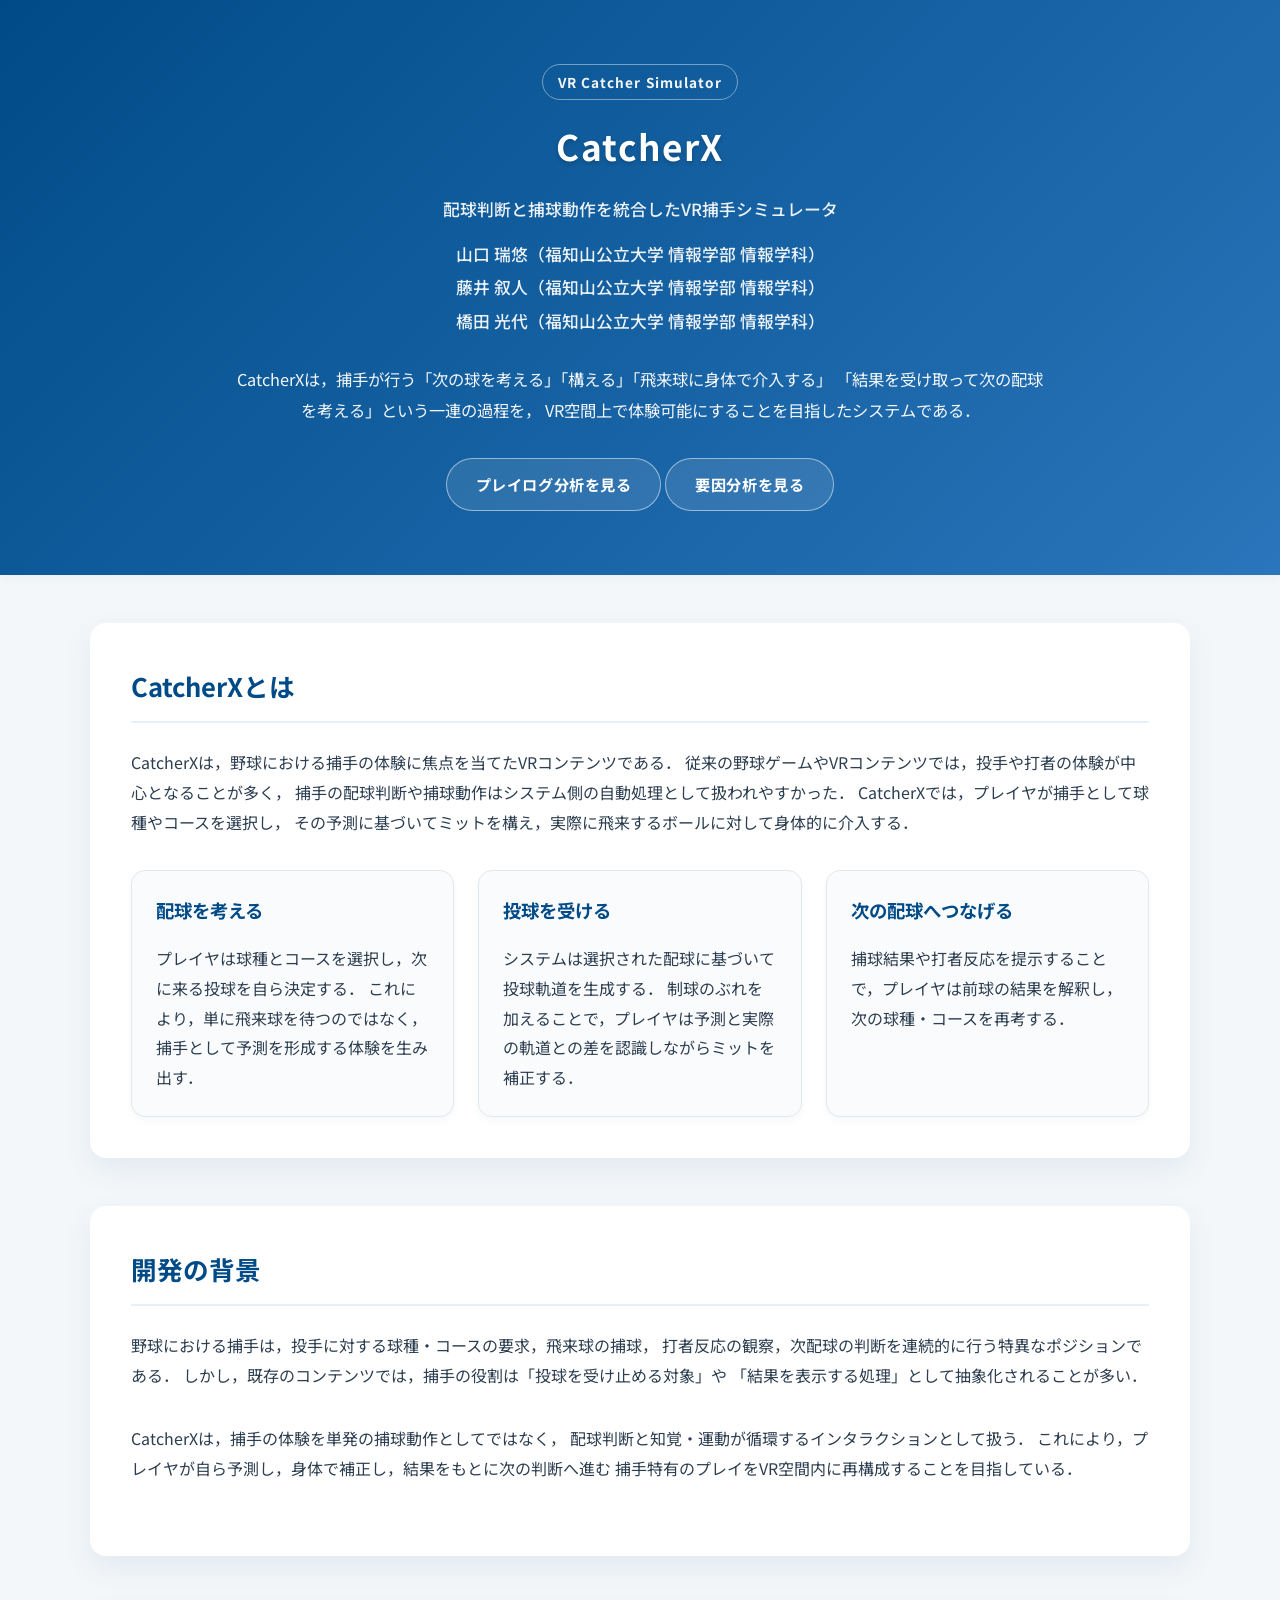
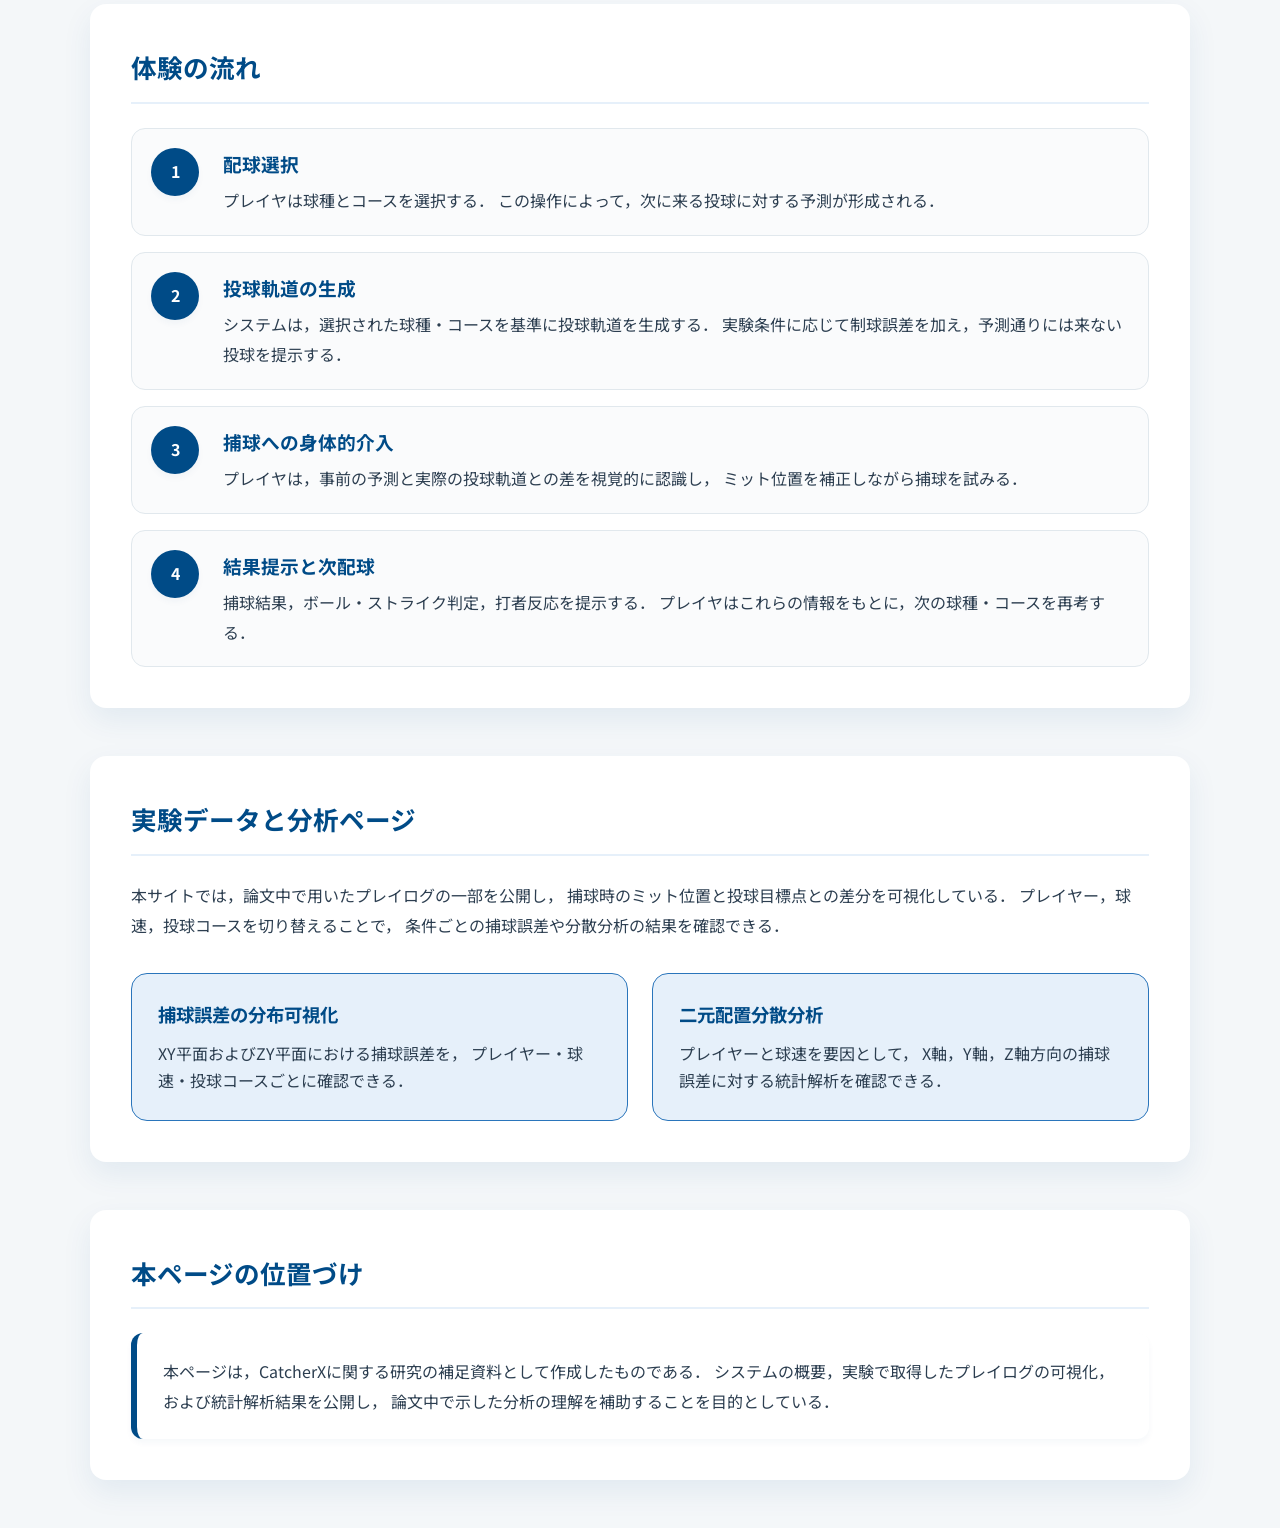
<file: index.html>
<!DOCTYPE html>
<html lang="ja">
<head>
    <meta charset="UTF-8">
    <meta name="viewport" content="width=device-width, initial-scale=1.0">
    <title>CatcherX: VR Catcher Simulator</title>

    <link rel="icon" href="data:image/svg+xml,<svg xmlns=%22http://www.w3.org/2000/svg%22 viewBox=%220 0 100 100%22><text x=%2250%%22 y=%2250%%22 style=%22dominant-baseline:central;text-anchor:middle;font-size:90px;%22>⚾</text></svg>">
    <link href="https://fonts.googleapis.com/css2?family=Noto+Sans+JP:wght@400;500;700&display=swap" rel="stylesheet">
    <link rel="stylesheet" href="style.css">

    <style>
        .overview-grid {
            display: grid;
            grid-template-columns: repeat(auto-fit, minmax(260px, 1fr));
            gap: 1.5rem;
            margin-top: 1.5rem;
        }

        .overview-card {
            background: #fafbfc;
            border: 1px solid var(--border-color);
            border-radius: 14px;
            padding: 1.5rem;
            box-shadow: var(--shadow-sm);
        }

        .overview-card h3 {
            margin-top: 0;
            color: var(--primary-color);
            font-size: 1.15rem;
        }

        .overview-card p {
            margin-bottom: 0;
            line-height: 1.85;
        }

        .flow-list {
            display: grid;
            gap: 1rem;
            margin-top: 1.5rem;
        }

        .flow-item {
            display: grid;
            grid-template-columns: 3.5rem 1fr;
            gap: 1rem;
            align-items: start;
            background: #fafbfc;
            border: 1px solid var(--border-color);
            border-radius: 14px;
            padding: 1.2rem;
        }

        .flow-number {
            width: 3rem;
            height: 3rem;
            border-radius: 50%;
            background: var(--primary-color);
            color: white;
            display: flex;
            align-items: center;
            justify-content: center;
            font-weight: 700;
            box-shadow: var(--shadow-sm);
        }

        .flow-item h3 {
            margin: 0 0 0.4rem 0;
            color: var(--primary-color);
        }

        .flow-item p {
            margin: 0;
            line-height: 1.85;
        }

        .link-card-grid {
            display: grid;
            grid-template-columns: repeat(auto-fit, minmax(260px, 1fr));
            gap: 1.5rem;
            margin-top: 1.5rem;
        }

        .link-card {
            display: block;
            text-decoration: none;
            background: var(--primary-fade);
            border: 1px solid var(--primary-light);
            border-radius: 16px;
            padding: 1.6rem;
            color: var(--text-main);
            transition: all 0.2s;
        }

        .link-card:hover {
            transform: translateY(-3px);
            box-shadow: var(--shadow-md);
            background: white;
        }

        .link-card strong {
            display: block;
            color: var(--primary-color);
            font-size: 1.15rem;
            margin-bottom: 0.6rem;
        }

        .note-box {
            background: #fff;
            border-left: 6px solid var(--primary-color);
            border-radius: 12px;
            padding: 1.4rem 1.6rem;
            box-shadow: var(--shadow-sm);
            line-height: 1.9;
        }
    </style>
</head>
<body>

    <header class="main-header">
        <p class="header-subtitle">VR Catcher Simulator</p>
        <h1>CatcherX</h1>

        <div class="header-authors">
            <p class="author">配球判断と捕球動作を統合したVR捕手シミュレータ</p>
        </div>

        <div class="header-authors">
            <p class="author">山口 瑞悠（福知山公立大学 情報学部 情報学科）</p>
            <p class="author">藤井 叙人（福知山公立大学 情報学部 情報学科）</p>
            <p class="author">橋田 光代（福知山公立大学 情報学部 情報学科）</p>
        </div>

        <p class="header-lead">
            CatcherXは，捕手が行う「次の球を考える」「構える」「飛来球に身体で介入する」
            「結果を受け取って次の配球を考える」という一連の過程を，
            VR空間上で体験可能にすることを目指したシステムである．
        </p>

        <div class="header-actions">
            <a href="analysis.html" class="header-link-btn">プレイログ分析を見る</a>
            <a href="anova.html" class="header-link-btn">要因分析を見る</a>
        </div>
    </header>

    <main class="container">

        <section class="card">
            <h2>CatcherXとは</h2>
            <p class="page-lead">
                CatcherXは，野球における捕手の体験に焦点を当てたVRコンテンツである．
                従来の野球ゲームやVRコンテンツでは，投手や打者の体験が中心となることが多く，
                捕手の配球判断や捕球動作はシステム側の自動処理として扱われやすかった．
                CatcherXでは，プレイヤが捕手として球種やコースを選択し，
                その予測に基づいてミットを構え，実際に飛来するボールに対して身体的に介入する．
            </p>

            <div class="overview-grid">
                <div class="overview-card">
                    <h3>配球を考える</h3>
                    <p>
                        プレイヤは球種とコースを選択し，次に来る投球を自ら決定する．
                        これにより，単に飛来球を待つのではなく，捕手として予測を形成する体験を生み出す．
                    </p>
                </div>

                <div class="overview-card">
                    <h3>投球を受ける</h3>
                    <p>
                        システムは選択された配球に基づいて投球軌道を生成する．
                        制球のぶれを加えることで，プレイヤは予測と実際の軌道との差を認識しながらミットを補正する．
                    </p>
                </div>

                <div class="overview-card">
                    <h3>次の配球へつなげる</h3>
                    <p>
                        捕球結果や打者反応を提示することで，プレイヤは前球の結果を解釈し，
                        次の球種・コースを再考する．
                    </p>
                </div>
            </div>
        </section>

        <section class="card">
            <h2>開発の背景</h2>
            <p class="page-lead">
                野球における捕手は，投手に対する球種・コースの要求，飛来球の捕球，
                打者反応の観察，次配球の判断を連続的に行う特異なポジションである．
                しかし，既存のコンテンツでは，捕手の役割は「投球を受け止める対象」や
                「結果を表示する処理」として抽象化されることが多い．
            </p>

            <p class="page-lead">
                CatcherXは，捕手の体験を単発の捕球動作としてではなく，
                配球判断と知覚・運動が循環するインタラクションとして扱う．
                これにより，プレイヤが自ら予測し，身体で補正し，結果をもとに次の判断へ進む
                捕手特有のプレイをVR空間内に再構成することを目指している．
            </p>
        </section>

        <section class="card">
            <h2>体験の流れ</h2>

            <div class="flow-list">
                <div class="flow-item">
                    <div class="flow-number">1</div>
                    <div>
                        <h3>配球選択</h3>
                        <p>
                            プレイヤは球種とコースを選択する．
                            この操作によって，次に来る投球に対する予測が形成される．
                        </p>
                    </div>
                </div>

                <div class="flow-item">
                    <div class="flow-number">2</div>
                    <div>
                        <h3>投球軌道の生成</h3>
                        <p>
                            システムは，選択された球種・コースを基準に投球軌道を生成する．
                            実験条件に応じて制球誤差を加え，予測通りには来ない投球を提示する．
                        </p>
                    </div>
                </div>

                <div class="flow-item">
                    <div class="flow-number">3</div>
                    <div>
                        <h3>捕球への身体的介入</h3>
                        <p>
                            プレイヤは，事前の予測と実際の投球軌道との差を視覚的に認識し，
                            ミット位置を補正しながら捕球を試みる．
                        </p>
                    </div>
                </div>

                <div class="flow-item">
                    <div class="flow-number">4</div>
                    <div>
                        <h3>結果提示と次配球</h3>
                        <p>
                            捕球結果，ボール・ストライク判定，打者反応を提示する．
                            プレイヤはこれらの情報をもとに，次の球種・コースを再考する．
                        </p>
                    </div>
                </div>
            </div>
        </section>

        <section class="card">
            <h2>実験データと分析ページ</h2>
            <p class="page-lead">
                本サイトでは，論文中で用いたプレイログの一部を公開し，
                捕球時のミット位置と投球目標点との差分を可視化している．
                プレイヤー，球速，投球コースを切り替えることで，
                条件ごとの捕球誤差や分散分析の結果を確認できる．
            </p>

            <div class="link-card-grid">
                <a href="analysis.html" class="link-card">
                    <strong>捕球誤差の分布可視化</strong>
                    XY平面およびZY平面における捕球誤差を，
                    プレイヤー・球速・投球コースごとに確認できる．
                </a>

                <a href="anova.html" class="link-card">
                    <strong>二元配置分散分析</strong>
                    プレイヤーと球速を要因として，
                    X軸，Y軸，Z軸方向の捕球誤差に対する統計解析を確認できる．
                </a>
            </div>
        </section>

        <section class="card">
            <h2>本ページの位置づけ</h2>
            <div class="note-box">
                本ページは，CatcherXに関する研究の補足資料として作成したものである．
                システムの概要，実験で取得したプレイログの可視化，および統計解析結果を公開し，
                論文中で示した分析の理解を補助することを目的としている．
            </div>
        </section>

    </main>

</body>
</html>
</file>
<file: style.css>
@charset "UTF-8";

/* =========================================================
   CatcherX Interactive Data Appendix
   Public-facing research dashboard theme
========================================================= */

@import url('https://fonts.googleapis.com/css2?family=Noto+Sans+JP:wght@400;500;700&display=swap');

:root {
    --primary-color: #004b87;
    --primary-light: #2a75bb;
    --primary-fade: #e6f0fa;
    --bg-color: #f4f7f9;
    --card-bg: #ffffff;
    --text-main: #2c3e50;
    --text-muted: #7f8c8d;
    --border-color: #e1e8ed;

    --shadow-sm: 0 4px 6px rgba(0, 75, 135, 0.04);
    --shadow-md: 0 12px 30px rgba(0, 75, 135, 0.08);
    --radius: 16px;
}

body {
    font-family: 'Noto Sans JP', sans-serif;
    color: var(--text-main);
    background-color: var(--bg-color);
    line-height: 1.7;
    margin: 0;
    padding: 0;
}

/* --- Header --- */
.main-header {
    background: linear-gradient(135deg, var(--primary-color) 0%, var(--primary-light) 100%);
    color: white;
    padding: 4rem 2rem;
    text-align: center;
    box-shadow: var(--shadow-sm);
    margin-bottom: 3rem;
}

.header-subtitle {
    display: inline-block;
    margin: 0 0 1rem 0;
    padding: 0.35rem 0.9rem;
    border: 1px solid rgba(255, 255, 255, 0.45);
    border-radius: 999px;
    font-size: 0.85rem;
    letter-spacing: 0.08em;
    font-weight: 700;
    opacity: 0.95;
}

.main-header h1 {
    margin: 0 0 1.2rem 0;
    font-size: 2.2rem;
    font-weight: 700;
    letter-spacing: 0.04em;
    text-shadow: 0 2px 4px rgba(0, 0, 0, 0.2);
}

.header-authors {
    margin-top: 1rem;
}

.main-header p.author {
    margin: 0.3rem 0;
    font-size: 1.05rem;
    opacity: 0.92;
    font-weight: 500;
}

.header-lead {
    max-width: 820px;
    margin: 1.8rem auto 0 auto;
    font-size: 1.02rem;
    line-height: 1.9;
    opacity: 0.95;
}

.header-actions {
    margin-top: 2rem;
}

/* --- Container and cards --- */
.container {
    max-width: 1100px;
    margin: 0 auto;
    padding: 0 2rem;
}

.card {
    background: var(--card-bg);
    padding: 2.5rem;
    margin-bottom: 3rem;
    border-radius: var(--radius);
    box-shadow: var(--shadow-md);
    border: 1px solid rgba(255, 255, 255, 0.8);
}

.card h2 {
    color: var(--primary-color);
    font-size: 1.6rem;
    border-bottom: 2px solid var(--primary-fade);
    padding-bottom: 0.8rem;
    margin-top: 0;
    margin-bottom: 1.5rem;
}

.page-lead {
    margin: 0 0 2rem 0;
    color: var(--text-main);
    line-height: 1.9;
    font-size: 1rem;
}

.analysis-description {
    margin: -0.4rem 0 1.4rem 0;
    color: var(--text-main);
    line-height: 1.8;
    font-size: 0.96rem;
}

/* --- Control panel --- */
.controls-grid {
    display: grid;
    grid-template-columns: 1fr 1fr;
    gap: 2rem;
    margin-bottom: 3rem;
    background: #fafbfc;
    padding: 2rem;
    border-radius: 12px;
    border: 1px solid var(--border-color);
}

.checkbox-group {
    display: flex;
    flex-wrap: wrap;
    gap: 0.6rem;
}

.filter-header {
    display: flex;
    align-items: center;
    justify-content: flex-start;
    gap: 1rem;
    border-bottom: 1px solid #ddd;
    margin-bottom: 1.2rem;
    padding-bottom: 0.5rem;
    flex-wrap: wrap;
}

.filter-header h3 {
    margin: 0 !important;
    border-bottom: none !important;
    padding-bottom: 0 !important;
    font-size: 0.95rem;
    color: var(--text-muted);
    text-transform: uppercase;
    letter-spacing: 0.05em;
}

.filter-actions {
    display: flex;
    gap: 0.2rem;
    flex-wrap: wrap;
}

.action-btn {
    background: transparent;
    border: none;
    color: var(--text-muted);
    border-radius: 6px;
    padding: 0.3rem 0.6rem;
    font-size: 0.8rem;
    font-weight: 700;
    cursor: pointer;
    transition: all 0.2s cubic-bezier(0.4, 0, 0.2, 1);
}

.action-btn:hover {
    background: var(--primary-fade);
    color: var(--primary-color);
}

/* --- Pill checkboxes --- */
.checkbox-label {
    display: inline-flex;
    align-items: center;
    justify-content: center;
    padding: 0.5rem 1.2rem;
    background: var(--card-bg);
    border: 2px solid var(--border-color);
    border-radius: 30px;
    font-size: 0.9rem;
    font-weight: 500;
    color: var(--text-muted);
    cursor: pointer;
    transition: all 0.2s;
    user-select: none;
}

.checkbox-label:hover {
    border-color: var(--primary-light);
    color: var(--primary-light);
}

.checkbox-label:has(input:checked) {
    background: var(--primary-color);
    border-color: var(--primary-color);
    color: white;
}

.checkbox-label input {
    display: none;
}

/* --- Strike-zone UI --- */
.sz-wrapper {
    display: flex;
    align-items: center;
    justify-content: center;
    gap: 1.5rem;
    margin-top: 1rem;
}

.batter-box {
    display: flex;
    flex-direction: column;
    align-items: center;
    color: var(--text-muted);
}

.batter-icon {
    font-size: 2.5rem;
    line-height: 1;
}

.batter-label {
    font-size: 0.85rem;
    font-weight: 700;
    margin-top: 0.5rem;
}

.sz-grid-container {
    position: relative;
}

.sz-strike-zone-border {
    position: absolute;
    top: calc(40px + 4px);
    left: calc(40px + 4px);
    width: calc(40px * 3 + 4px * 2);
    height: calc(40px * 3 + 4px * 2);
    border: 3px solid var(--primary-color);
    border-radius: 4px;
    pointer-events: none;
    z-index: 10;
}

.sz-grid {
    display: grid;
    grid-template-columns: repeat(5, 40px);
    grid-template-rows: repeat(5, 40px);
    gap: 4px;
    background: #e1e8ed;
    padding: 8px;
    border-radius: 8px;
}

.sz-cell {
    background: var(--card-bg);
    border-radius: 4px;
    cursor: pointer;
    position: relative;
    transition: all 0.2s;
}

.sz-cell:hover {
    background: var(--primary-fade);
}

.sz-cell:has(input:checked) {
    background: var(--primary-light);
}

.sz-cell input {
    display: none;
}

/* --- Section headings and filter status --- */
.section-heading {
    display: flex;
    justify-content: space-between;
    align-items: baseline;
    flex-wrap: wrap;
    gap: 1rem;
    border-bottom: 2px solid var(--primary-fade);
    padding-bottom: 0.5rem;
    margin-bottom: 1.3rem;
}

.section-heading h3 {
    color: var(--primary-color);
    margin: 0 !important;
    border-bottom: none !important;
    padding-bottom: 0 !important;
    font-size: 1.3rem;
}

.filter-status {
    font-size: 0.85rem;
    color: var(--text-muted);
    background: #fff;
    padding: 0.3rem 0.8rem;
    border-radius: 20px;
    border: 1px solid var(--border-color);
    box-shadow: 0 2px 4px rgba(0, 0, 0, 0.02);
    font-weight: 500;
}

/* --- Charts --- */
.charts-wrapper {
    display: grid;
    grid-template-columns: 1fr 1fr;
    gap: 2rem;
    margin-bottom: 2rem;
}

.chart-box {
    display: flex;
    flex-direction: column;
    align-items: center;
    background: #fafbfc;
    padding: 1.5rem;
    border-radius: 16px;
    border: 1px solid var(--border-color);
    min-width: 0;
}

.chart-title {
    font-size: 1.05rem;
    color: var(--primary-color);
    margin-bottom: 1rem;
    font-weight: 700;
    text-align: center;
    background: white;
    padding: 0.5rem 1.4rem;
    border-radius: 20px;
    box-shadow: var(--shadow-sm);
}

.canvas-container {
    width: 100%;
    aspect-ratio: 1 / 1;
    position: relative;
    background: white;
    border-radius: 12px;
    box-shadow: inset 0 2px 6px rgba(0, 0, 0, 0.02);
    overflow: hidden;
}

.legend-box {
    margin-top: 1rem;
    padding: 1.2rem;
    background: var(--card-bg);
    border: 1px solid var(--border-color);
    border-radius: 12px;
    text-align: center;
    font-size: 0.95rem;
    box-shadow: var(--shadow-sm);
}

.legend-box-left {
    text-align: left;
    max-width: 650px;
    margin: 0 auto;
}

.legend-inline {
    display: flex;
    justify-content: center;
    flex-wrap: wrap;
    gap: 0.9rem;
    margin-top: 0.6rem;
}

.legend-list {
    margin: 0.7rem 0 0 0;
    padding-left: 1.4rem;
    color: #555;
}

.legend-list li {
    margin: 0.25rem 0;
}

.legend-key {
    font-weight: 700;
    color: var(--primary-color);
}

.marker-sample {
    font-weight: 700;
    color: var(--primary-color);
    font-size: 1.2rem;
    margin: 0 0.2rem;
}

.chart-caption {
    text-align: right;
    font-size: 0.85rem;
    color: var(--text-muted);
    margin-top: 1rem;
}

/* --- Header link button --- */
.header-link-btn {
    display: inline-block;
    background: rgba(255, 255, 255, 0.1);
    color: white;
    text-decoration: none;
    padding: 0.8rem 1.8rem;
    border: 1px solid rgba(255, 255, 255, 0.5);
    border-radius: 30px;
    font-weight: 700;
    font-size: 0.95rem;
    letter-spacing: 0.04em;
    transition: all 0.3s cubic-bezier(0.4, 0, 0.2, 1);
}

.header-link-btn:hover {
    background: white;
    color: var(--primary-color);
    box-shadow: 0 4px 12px rgba(0, 0, 0, 0.15);
    transform: translateY(-2px);
}

/* --- Responsive layout --- */
@media (max-width: 900px) {
    .controls-grid {
        grid-template-columns: 1fr;
    }

    .charts-wrapper {
        grid-template-columns: 1fr;
    }

    .main-header h1 {
        font-size: 1.8rem;
    }

    .card {
        padding: 1.8rem;
    }
}

@media (max-width: 560px) {
    .container {
        padding: 0 1rem;
    }

    .main-header {
        padding: 3rem 1.2rem;
    }

    .sz-wrapper {
        gap: 0.8rem;
    }

    .sz-grid {
        grid-template-columns: repeat(5, 34px);
        grid-template-rows: repeat(5, 34px);
    }

    .sz-strike-zone-border {
        top: calc(34px + 4px);
        left: calc(34px + 4px);
        width: calc(34px * 3 + 4px * 2);
        height: calc(34px * 3 + 4px * 2);
    }

    .site-footer {
        max-width: 1100px;
        margin: 4rem auto 2rem auto;
        padding: 2rem;
        text-align: center;
        color: var(--text-muted);
        font-size: 0.9rem;
        line-height: 1.8;
    }

    .site-footer a {
        color: var(--primary-color);
        font-weight: 700;
        text-decoration: none;
    }

    .site-footer a:hover {
        text-decoration: underline;
    }
}
</file>
